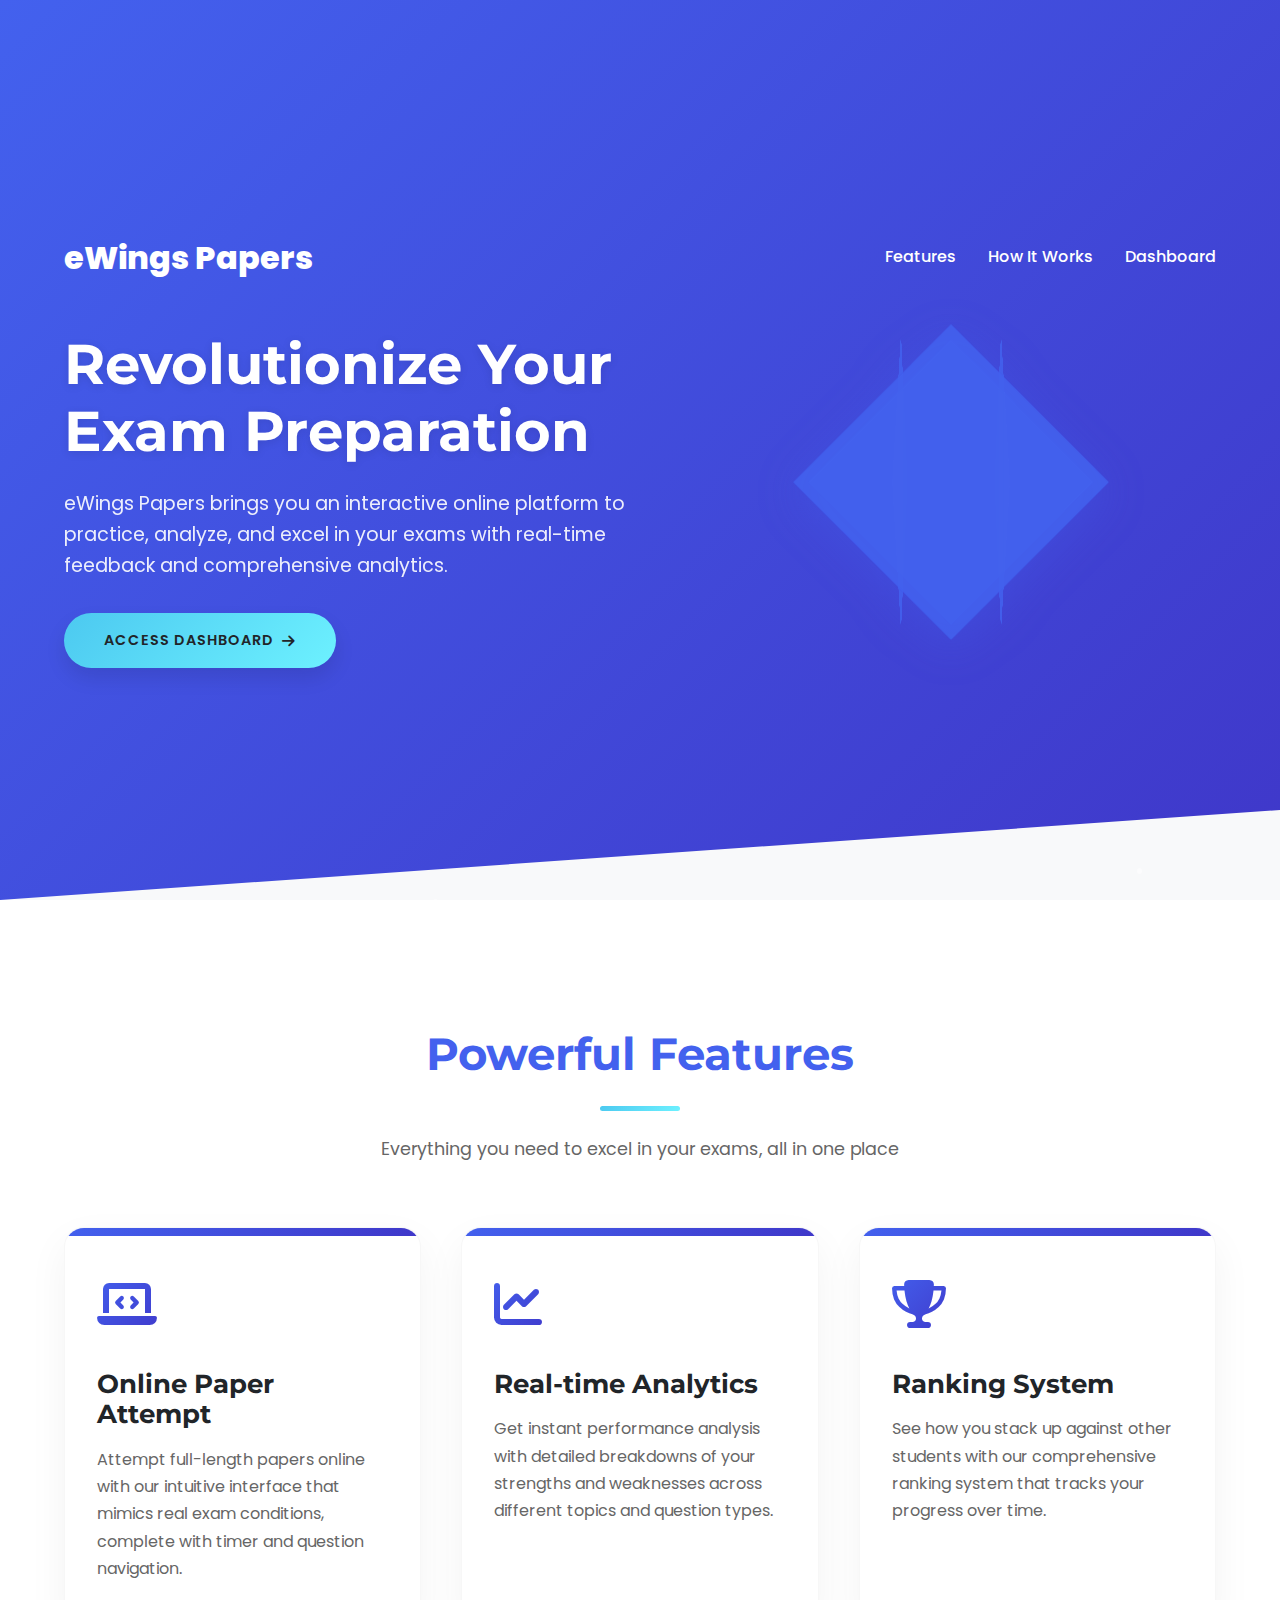
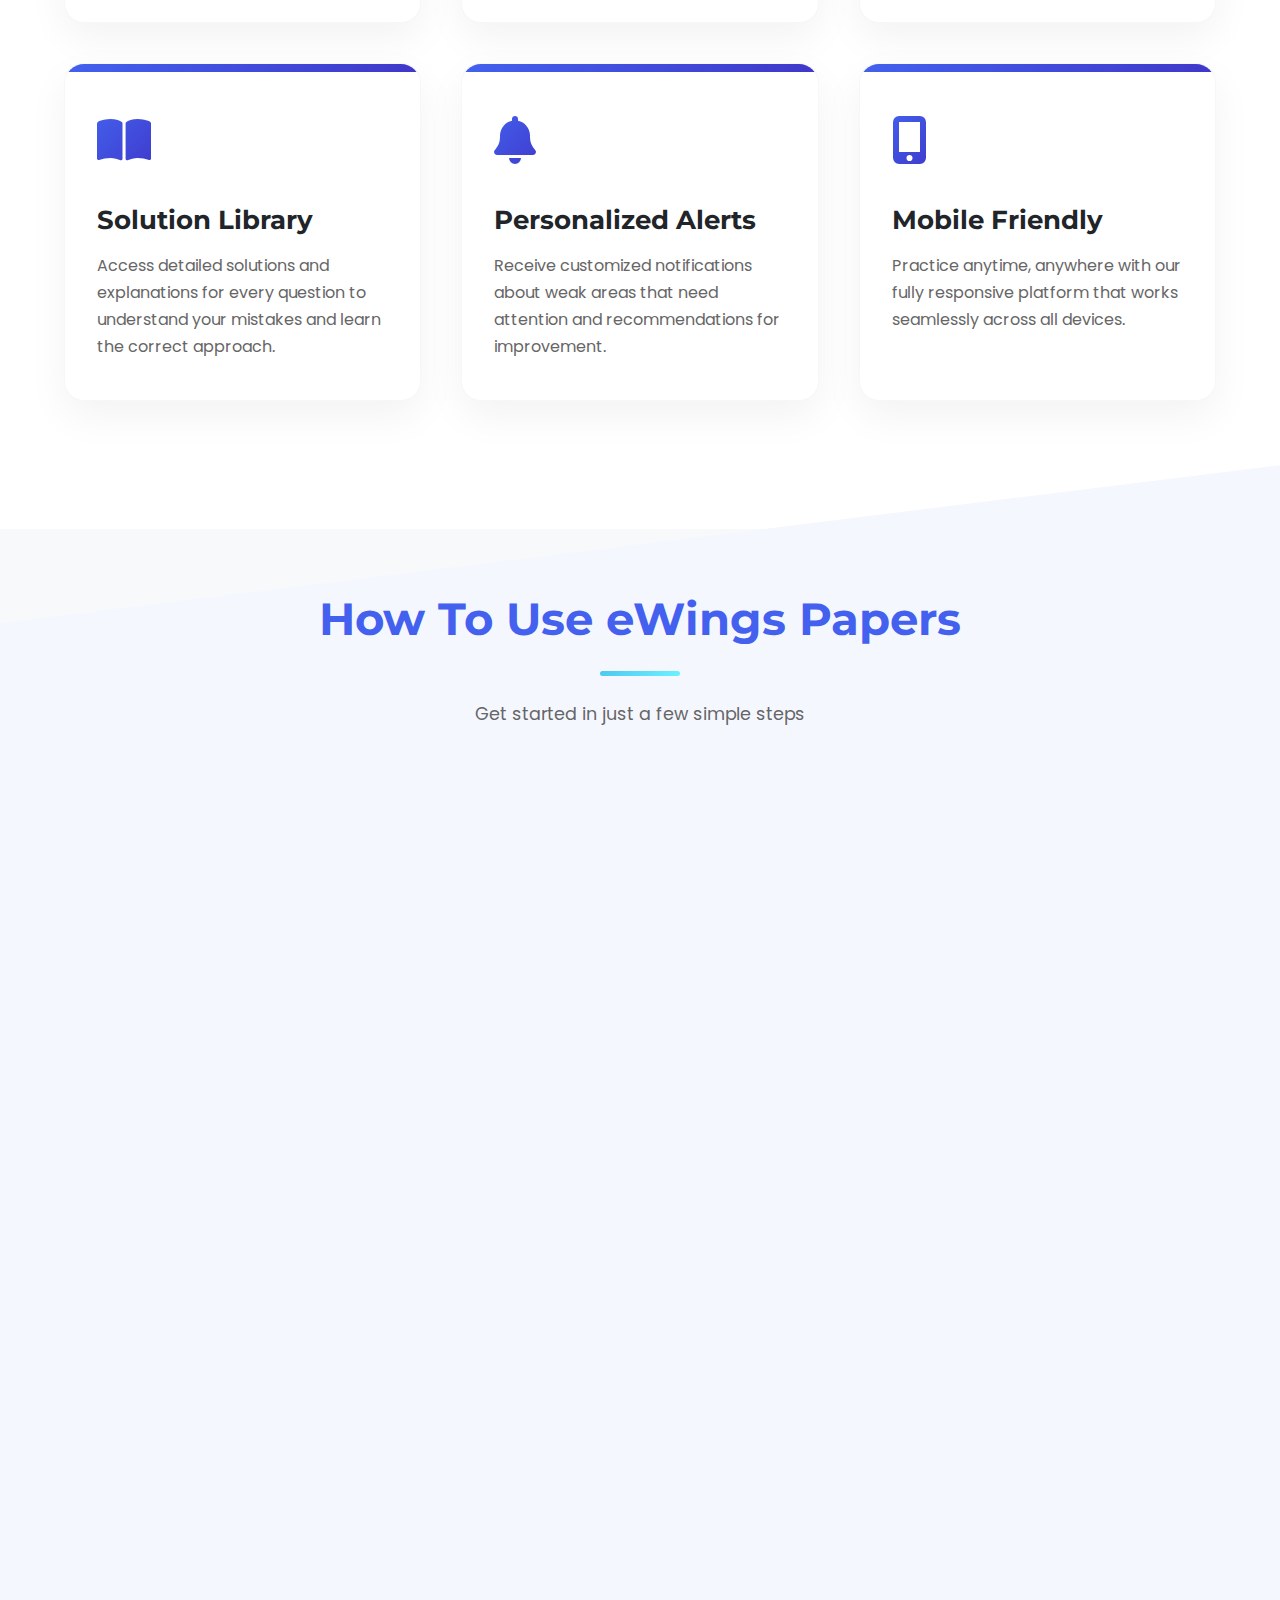
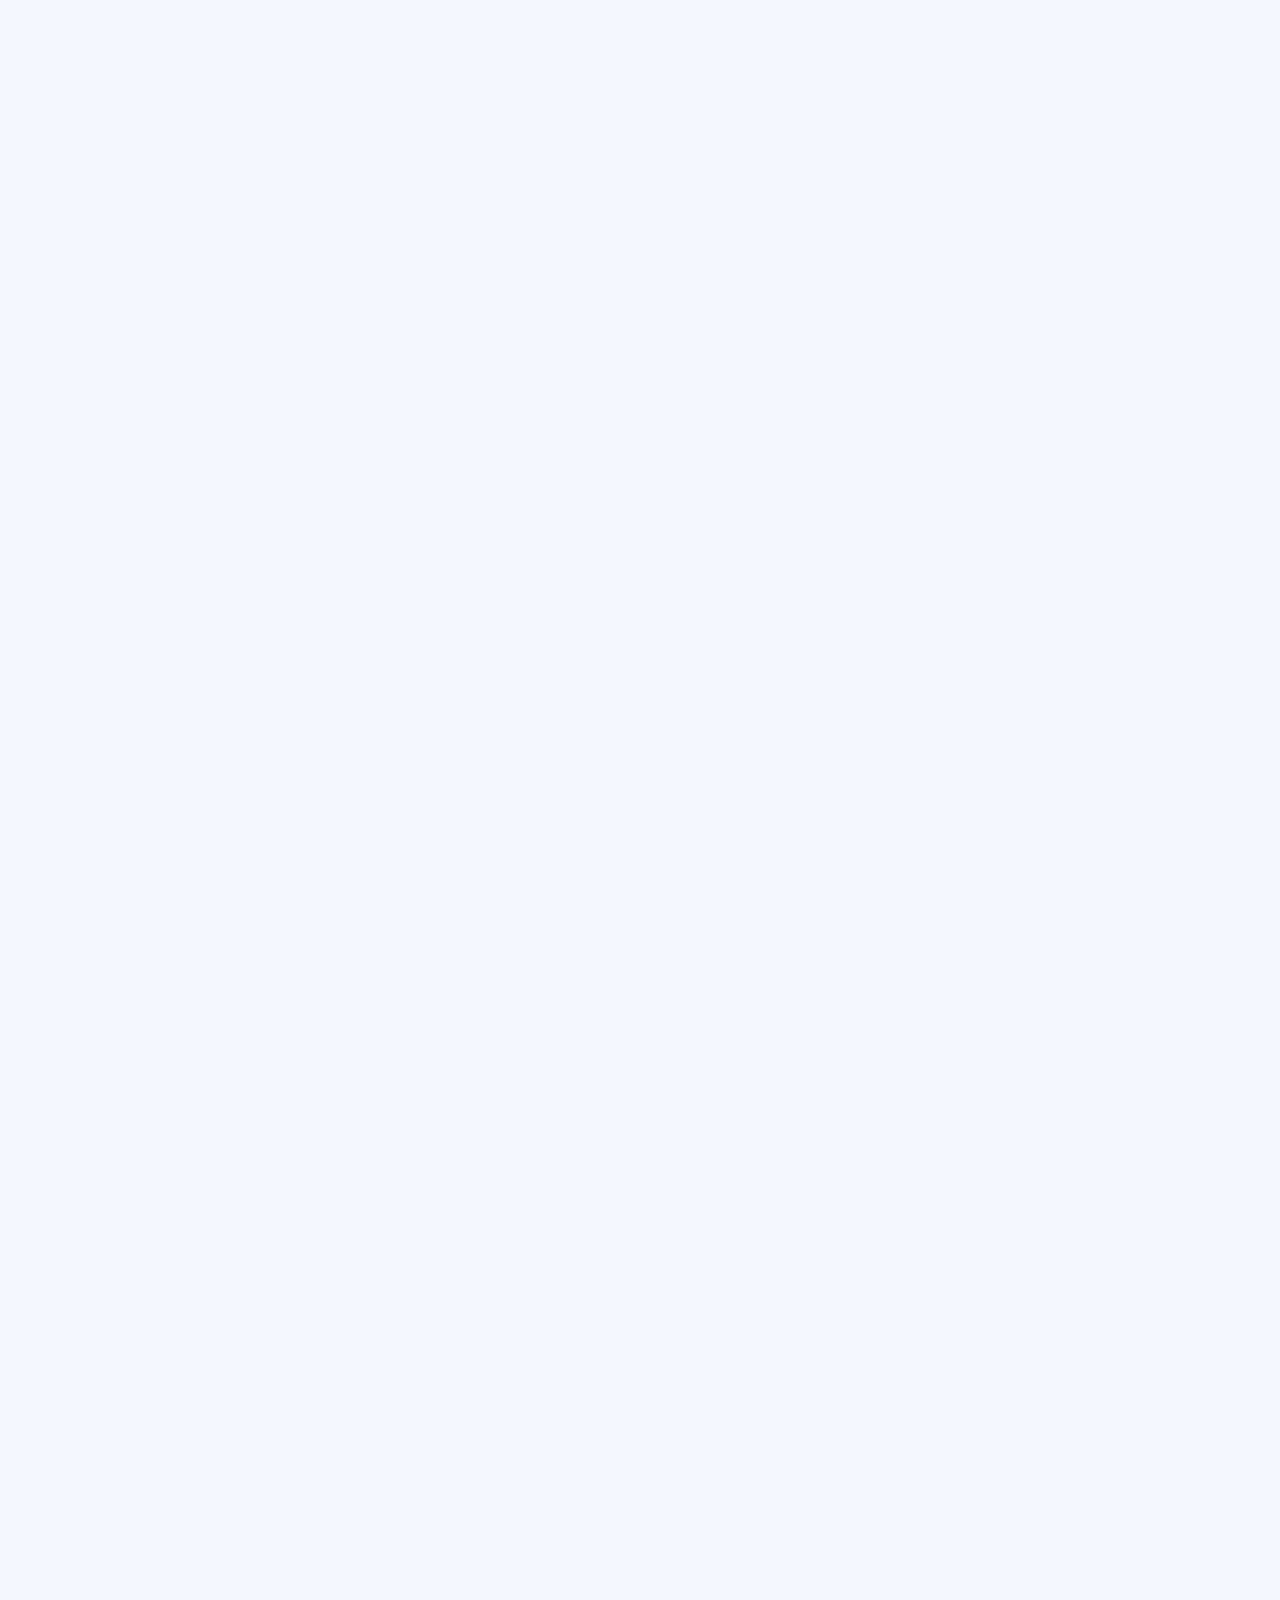
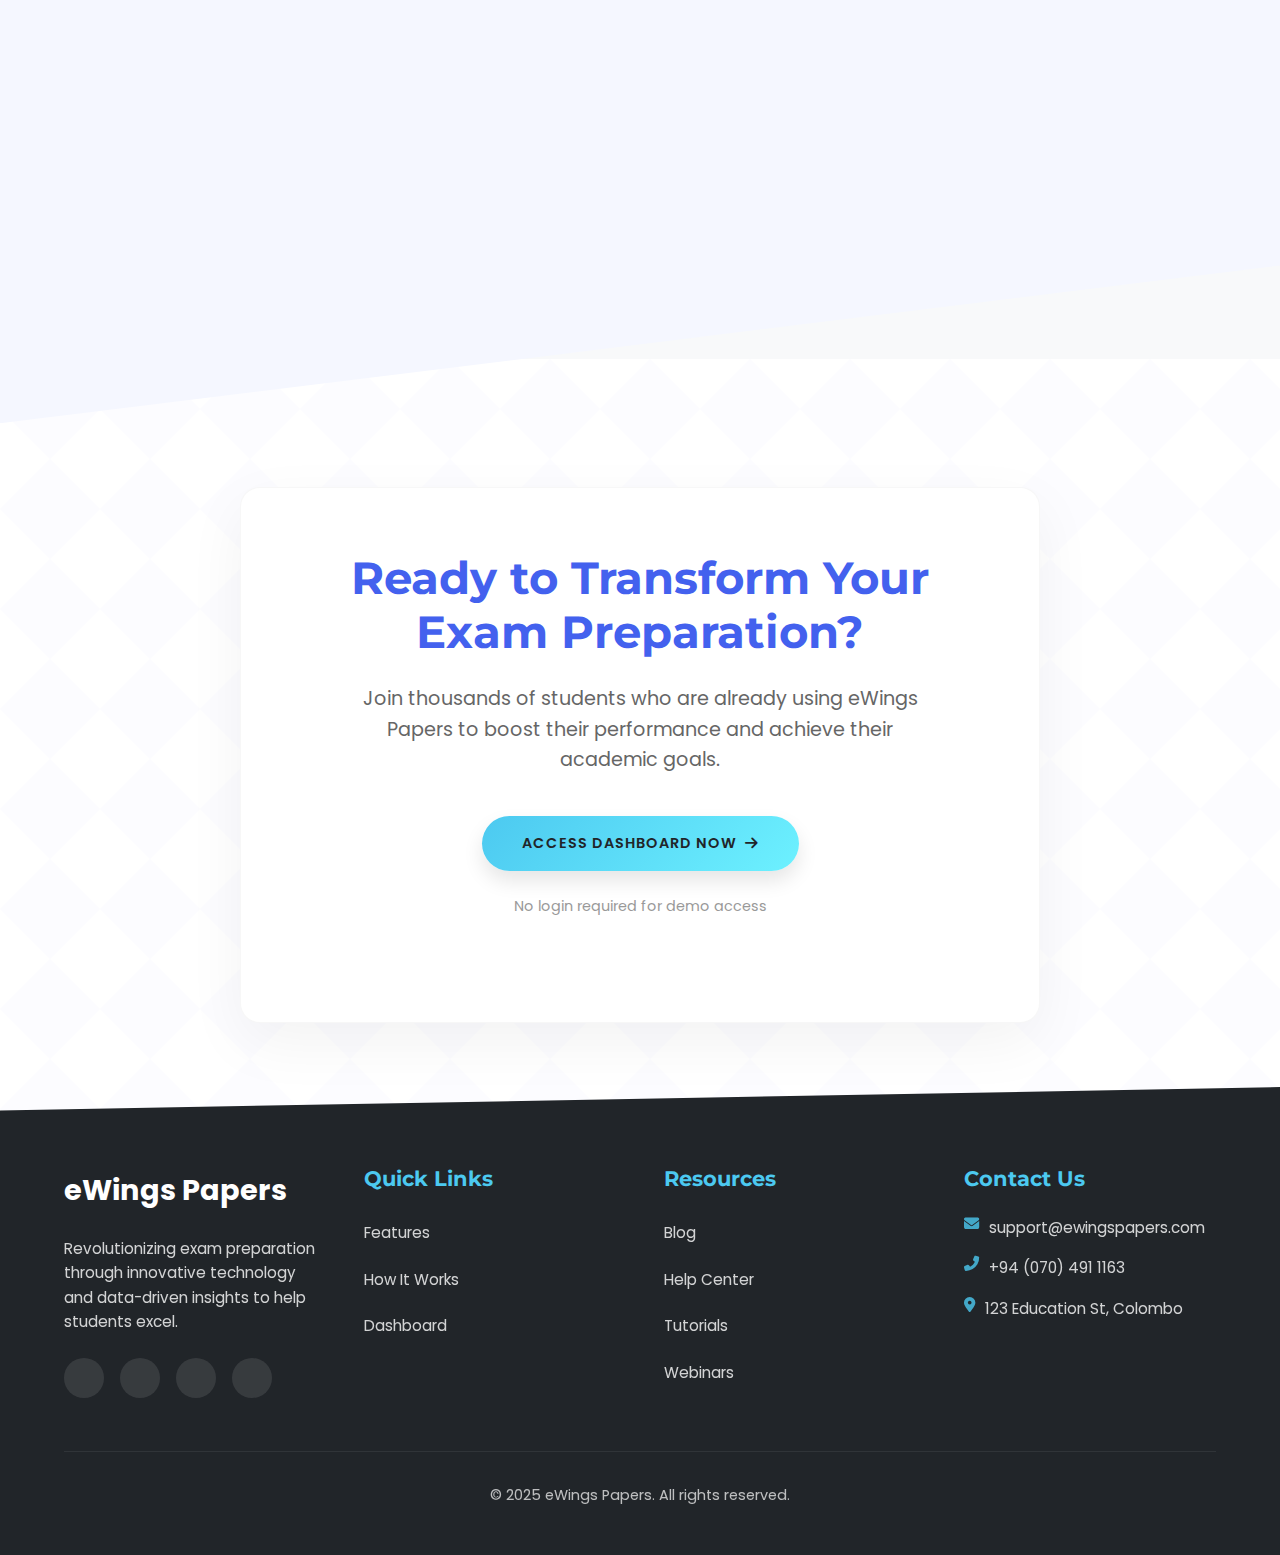
<file: index.html>
<!DOCTYPE html>
<html lang="en">
<head>
    <meta charset="UTF-8">
    <meta name="viewport" content="width=device-width, initial-scale=1.0">
    <title>eWings Papers - Online Exam Platform</title>
    <link rel="stylesheet" href="https://cdnjs.cloudflare.com/ajax/libs/font-awesome/6.4.0/css/all.min.css">
    <link href="https://fonts.googleapis.com/css2?family=Poppins:wght@300;400;500;600;700&family=Montserrat:wght@700;800&display=swap" rel="stylesheet">
    <style>
        :root {
            --primary: #4361ee;
            --primary-light: #4f7bff;
            --secondary: #3f37c9;
            --accent: #4cc9f0;
            --accent-light: #6df1ff;
            --light: #f8f9fa;
            --dark: #212529;
            --success: #4bb543;
            --gradient: linear-gradient(135deg, var(--primary), var(--secondary));
            --gradient-accent: linear-gradient(135deg, var(--accent), var(--accent-light));
        }
        
        * {
            margin: 0;
            padding: 0;
            box-sizing: border-box;
        }
        
        body {
            font-family: 'Poppins', sans-serif;
            background-color: var(--light);
            color: var(--dark);
            overflow-x: hidden;
            line-height: 1.6;
        }
        
        h1, h2, h3 {
            font-family: 'Montserrat', sans-serif;
            line-height: 1.2;
        }
        
        /* 3D Paper Plane Animation - Enhanced */
        .paper-plane-container {
            position: absolute;
            top: 100px;
            right: 10%;
            width: 300px;
            height: 300px;
            perspective: 1000px;
            z-index: 10;
            filter: drop-shadow(0 10px 20px rgba(67, 97, 238, 0.3));
        }
        
        .paper-plane {
            width: 100%;
            height: 100%;
            position: relative;
            transform-style: preserve-3d;
            animation: float 6s ease-in-out infinite, rotate 20s linear infinite;
        }
        
        .paper-plane .wing {
            position: absolute;
            width: 100%;
            height: 100%;
            background: url('data:image/svg+xml;utf8,<svg xmlns="http://www.w3.org/2000/svg" viewBox="0 0 100 100"><path fill="%234361ee" d="M50 0 L100 50 L50 100 L0 50 Z"/></svg>') center/contain no-repeat;
            transform: rotateY(0deg) translateZ(50px);
            opacity: 0.9;
        }
        
        .paper-plane .wing:nth-child(2) {
            transform: rotateY(90deg) translateZ(50px);
        }
        
        .paper-plane .wing:nth-child(3) {
            transform: rotateY(180deg) translateZ(50px);
        }
        
        .paper-plane .wing:nth-child(4) {
            transform: rotateY(270deg) translateZ(50px);
        }
        
        @keyframes float {
            0%, 100% {
                transform: translateY(0) rotateX(0) rotateY(0);
            }
            50% {
                transform: translateY(-20px) rotateX(5deg) rotateY(5deg);
            }
        }
        
        @keyframes rotate {
            0% {
                transform: rotateZ(0deg);
            }
            100% {
                transform: rotateZ(360deg);
            }
        }
        
        /* Floating Particles Background */
        .particles {
            position: absolute;
            top: 0;
            left: 0;
            width: 100%;
            height: 100%;
            overflow: hidden;
            z-index: 0;
        }
        
        .particle {
            position: absolute;
            background: rgba(255, 255, 255, 0.5);
            border-radius: 50%;
            animation: float-particle linear infinite;
        }
        
        @keyframes float-particle {
            0% {
                transform: translateY(0) translateX(0);
                opacity: 0;
            }
            10% {
                opacity: 1;
            }
            90% {
                opacity: 1;
            }
            100% {
                transform: translateY(-100vh) translateX(100px);
                opacity: 0;
            }
        }
        
        /* Header - Enhanced */
        header {
            background: var(--gradient);
            color: white;
            padding: 2rem 5%;
            position: relative;
            overflow: hidden;
            min-height: 100vh;
            display: flex;
            flex-direction: column;
            justify-content: center;
            clip-path: polygon(0 0, 100% 0, 100% 90%, 0 100%);
        }
        
        .header-content {
            position: relative;
            z-index: 10;
        }
        
        /* Mobile Menu */
        .mobile-menu-btn {
            display: none;
            background: none;
            border: none;
            color: white;
            font-size: 1.5rem;
            cursor: pointer;
            z-index: 1000;
        }
        
        .mobile-menu {
            position: fixed;
            top: 0;
            right: -100%;
            width: 80%;
            max-width: 300px;
            height: 100vh;
            background: white;
            box-shadow: -5px 0 15px rgba(0, 0, 0, 0.1);
            z-index: 999;
            transition: right 0.3s ease;
            padding: 2rem;
            display: flex;
            flex-direction: column;
        }
        
        .mobile-menu.active {
            right: 0;
        }
        
        .mobile-menu .close-btn {
            align-self: flex-end;
            background: none;
            border: none;
            font-size: 1.5rem;
            color: var(--dark);
            margin-bottom: 2rem;
            cursor: pointer;
        }
        
        .mobile-menu .nav-links {
            flex-direction: column;
            align-items: flex-start;
        }
        
        .mobile-menu .nav-links li {
            margin: 1rem 0;
        }
        
        .mobile-menu .nav-links a {
            color: var(--dark);
            font-size: 1.2rem;
        }
        
        .mobile-menu-overlay {
            position: fixed;
            top: 0;
            left: 0;
            width: 100%;
            height: 100%;
            background: rgba(0, 0, 0, 0.5);
            z-index: 998;
            opacity: 0;
            pointer-events: none;
            transition: opacity 0.3s ease;
        }
        
        .mobile-menu-overlay.active {
            opacity: 1;
            pointer-events: all;
        }
        
        /* Logo - Enhanced */
        .logo {
            font-size: 2rem;
            font-weight: 800;
            display: flex;
            align-items: center;
            position: relative;
            z-index: 2;
            color: white;
            text-decoration: none;
        }
        
        .logo i {
            margin-right: 10px;
            color: var(--accent);
            font-size: 1.8rem;
            transition: transform 0.3s ease;
        }
        
        .logo:hover i {
            transform: rotate(45deg);
        }
        
        /* Navigation - Enhanced */
        nav {
            display: flex;
            justify-content: space-between;
            align-items: center;
            position: relative;
            z-index: 2;
            margin-bottom: 3rem;
        }
        
        .nav-links {
            display: flex;
            list-style: none;
        }
        
        .nav-links li {
            margin-left: 2rem;
            position: relative;
        }
        
        .nav-links a {
            color: white;
            text-decoration: none;
            font-weight: 500;
            transition: all 0.3s ease;
            position: relative;
            display: inline-block;
            padding: 0.5rem 0;
        }
        
        .nav-links a::after {
            content: '';
            position: absolute;
            bottom: 0;
            left: 0;
            width: 0;
            height: 3px;
            background-color: var(--accent);
            transition: width 0.3s ease;
            border-radius: 3px;
        }
        
        .nav-links a:hover::after {
            width: 100%;
        }
        
        /* Hero Section - Enhanced */
        .hero {
            position: relative;
            z-index: 2;
            max-width: 600px;
            margin-top: 2rem;
        }
        
        .hero h1 {
            font-size: 3.5rem;
            margin-bottom: 1.5rem;
            line-height: 1.2;
            text-shadow: 0 2px 10px rgba(0, 0, 0, 0.1);
        }
        
        .hero p {
            font-size: 1.2rem;
            margin-bottom: 2rem;
            opacity: 0.9;
        }
        
        /* Buttons - Enhanced */
        .cta-button {
            display: inline-flex;
            align-items: center;
            justify-content: center;
            background: var(--gradient-accent);
            color: var(--dark);
            padding: 1rem 2.5rem;
            border-radius: 50px;
            text-decoration: none;
            font-weight: 600;
            transition: all 0.3s ease;
            box-shadow: 0 10px 20px rgba(0, 0, 0, 0.1);
            position: relative;
            overflow: hidden;
            border: none;
            cursor: pointer;
            text-transform: uppercase;
            letter-spacing: 1px;
            font-size: 0.9rem;
        }
        
        .cta-button:hover {
            transform: translateY(-3px);
            box-shadow: 0 15px 30px rgba(0, 0, 0, 0.2);
            background: linear-gradient(135deg, var(--accent-light), var(--accent));
        }
        
        .cta-button i {
            margin-left: 8px;
            transition: transform 0.3s ease;
        }
        
        .cta-button:hover i {
            transform: translateX(5px);
        }
        
        .dashboard-button {
            display: inline-flex;
            align-items: center;
            justify-content: center;
            background-color: transparent;
            color: white;
            padding: 1rem 2.5rem;
            border-radius: 50px;
            text-decoration: none;
            font-weight: 600;
            transition: all 0.3s ease;
            box-shadow: 0 0 0 2px white;
            margin-left: 1rem;
            text-transform: uppercase;
            letter-spacing: 1px;
            font-size: 0.9rem;
        }
        
        .dashboard-button:hover {
            background-color: rgba(255, 255, 255, 0.1);
            box-shadow: 0 0 0 3px white;
        }
        
        /* Features Section - Enhanced */
        .features {
            padding: 8rem 5%;
            position: relative;
            background-color: white;
        }
        
        .section-title {
            text-align: center;
            margin-bottom: 4rem;
            position: relative;
        }
        
        .section-title h2 {
            font-size: 2.8rem;
            color: var(--primary);
            display: inline-block;
            position: relative;
        }
        
        .section-title h2::after {
            content: '';
            display: block;
            width: 80px;
            height: 5px;
            background: var(--gradient-accent);
            margin: 1.5rem auto;
            border-radius: 5px;
        }
        
        .section-title p {
            max-width: 700px;
            margin: 0 auto;
            color: #666;
            font-size: 1.1rem;
        }
        
        .features-grid {
            display: grid;
            grid-template-columns: repeat(auto-fit, minmax(300px, 1fr));
            gap: 2.5rem;
        }
        
        .feature-card {
            background-color: white;
            border-radius: 20px;
            padding: 2.5rem 2rem;
            box-shadow: 0 15px 40px rgba(0, 0, 0, 0.05);
            transition: all 0.4s cubic-bezier(0.175, 0.885, 0.32, 1.275);
            position: relative;
            overflow: hidden;
            z-index: 1;
            border: 1px solid rgba(0, 0, 0, 0.03);
        }
        
        .feature-card:hover {
            transform: translateY(-15px) scale(1.02);
            box-shadow: 0 20px 50px rgba(0, 0, 0, 0.1);
        }
        
        .feature-card::before {
            content: '';
            position: absolute;
            top: 0;
            left: 0;
            width: 100%;
            height: 8px;
            background: var(--gradient);
            transition: height 0.3s ease;
        }
        
        .feature-card:hover::before {
            height: 10px;
        }
        
        .feature-icon {
            font-size: 3rem;
            margin-bottom: 1.5rem;
            background: var(--gradient);
            -webkit-background-clip: text;
            background-clip: text;
            color: transparent;
            display: inline-block;
        }
        
        .feature-card h3 {
            font-size: 1.6rem;
            margin-bottom: 1rem;
            color: var(--dark);
        }
        
        .feature-card p {
            color: #666;
            line-height: 1.7;
            font-size: 1rem;
        }
        
        /* How It Works Section - Enhanced */
        .how-it-works {
            padding: 8rem 5%;
            background-color: #f5f7ff;
            position: relative;
            clip-path: polygon(0 5%, 100% 0, 100% 95%, 0 100%);
            margin-top: -5%;
            margin-bottom: -5%;
            z-index: 2;
        }
        
        .steps {
            display: flex;
            flex-direction: column;
            max-width: 900px;
            margin: 0 auto;
            position: relative;
        }
        
        .step {
            display: flex;
            margin-bottom: 4rem;
            position: relative;
            opacity: 0;
            transform: translateY(50px);
            transition: all 0.6s ease;
            background: white;
            border-radius: 20px;
            overflow: hidden;
            box-shadow: 0 10px 30px rgba(0, 0, 0, 0.05);
        }
        
        .step.visible {
            opacity: 1;
            transform: translateY(0);
        }
        
        .step-number {
            width: 80px;
            height: 80px;
            background: var(--gradient);
            color: white;
            border-radius: 50%;
            display: flex;
            align-items: center;
            justify-content: center;
            font-size: 2rem;
            font-weight: 700;
            margin-right: 2rem;
            flex-shrink: 0;
            position: relative;
            z-index: 1;
            box-shadow: 0 10px 20px rgba(67, 97, 238, 0.3);
            align-self: center;
            margin-left: 2rem;
        }
        
        .step-content {
            padding: 2.5rem 2rem 2.5rem 0;
            flex-grow: 1;
        }
        
        .step-content h3 {
            font-size: 1.5rem;
            margin-bottom: 1rem;
            color: var(--primary);
        }
        
        .step-content p {
            color: #666;
            margin-bottom: 1.5rem;
            font-size: 1.05rem;
        }
        
        .video-container {
            position: relative;
            padding-bottom: 56.25%; /* 16:9 */
            height: 0;
            margin-top: 1.5rem;
            border-radius: 15px;
            overflow: hidden;
            box-shadow: 0 15px 40px rgba(0, 0, 0, 0.1);
            border: 1px solid rgba(0, 0, 0, 0.05);
        }
        
        .video-container iframe {
            position: absolute;
            top: 0;
            left: 0;
            width: 100%;
            height: 100%;
            border: none;
        }
        
        /* Stats Section - Enhanced */
        .stats {
            padding: 8rem 5%;
            background: var(--gradient);
            color: white;
            text-align: center;
            position: relative;
            overflow: hidden;
            clip-path: polygon(0 5%, 100% 0, 100% 100%, 0 100%);
            margin-top: -5%;
        }
        
        .stats::before {
            content: '';
            position: absolute;
            top: 0;
            left: 0;
            width: 100%;
            height: 100%;
            background: url('data:image/svg+xml;utf8,<svg xmlns="http://www.w3.org/2000/svg" viewBox="0 0 100 100" opacity="0.05"><circle cx="50" cy="50" r="40" fill="white"/></svg>');
            background-size: 100px;
            animation: bgMove 50s linear infinite;
        }
        
        .stats-grid {
            display: grid;
            grid-template-columns: repeat(auto-fit, minmax(200px, 1fr));
            gap: 3rem;
            margin-top: 4rem;
            position: relative;
        }
        
        .stat-item {
            padding: 2.5rem 2rem;
            position: relative;
            opacity: 0;
            transform: translateY(50px);
            transition: all 0.6s ease;
            background: rgba(255, 255, 255, 0.1);
            border-radius: 15px;
            backdrop-filter: blur(5px);
            border: 1px solid rgba(255, 255, 255, 0.1);
        }
        
        .stat-item.visible {
            opacity: 1;
            transform: translateY(0);
        }
        
        .stat-item h3 {
            font-size: 3.5rem;
            font-weight: 800;
            margin-bottom: 0.5rem;
            background: linear-gradient(to right, white, var(--accent-light));
            -webkit-background-clip: text;
            background-clip: text;
            color: transparent;
        }
        
        .stat-item p {
            font-size: 1.2rem;
            opacity: 0.9;
        }
        
        /* CTA Section - Enhanced */
        .cta-section {
            padding: 8rem 5%;
            text-align: center;
            background-color: white;
            position: relative;
        }
        
        .cta-section::before {
            content: '';
            position: absolute;
            top: 0;
            left: 0;
            width: 100%;
            height: 100%;
            background: url('data:image/svg+xml;utf8,<svg xmlns="http://www.w3.org/2000/svg" viewBox="0 0 100 100" opacity="0.02"><path fill="%234361ee" d="M50 0 L100 50 L50 100 L0 50 Z"/></svg>');
            background-size: 100px;
            animation: bgMove 50s linear infinite;
        }
        
        .cta-content {
            position: relative;
            z-index: 2;
            max-width: 800px;
            margin: 0 auto;
            background: white;
            padding: 4rem;
            border-radius: 20px;
            box-shadow: 0 20px 60px rgba(0, 0, 0, 0.05);
            border: 1px solid rgba(0, 0, 0, 0.03);
        }
        
        .cta-section h2 {
            font-size: 2.8rem;
            margin-bottom: 1.5rem;
            color: var(--primary);
        }
        
        .cta-section p {
            max-width: 600px;
            margin: 0 auto 2.5rem;
            font-size: 1.2rem;
            color: #666;
        }
        
        /* Footer - Enhanced */
        footer {
            background-color: var(--dark);
            color: white;
            padding: 5rem 5% 3rem;
            text-align: center;
            position: relative;
            clip-path: polygon(0 5%, 100% 0, 100% 100%, 0 100%);
            margin-top: -5%;
        }
        
        .footer-content {
            position: relative;
            z-index: 2;
            max-width: 1200px;
            margin: 0 auto;
            display: grid;
            grid-template-columns: repeat(auto-fit, minmax(250px, 1fr));
            gap: 3rem;
            text-align: left;
        }
        
        .footer-column h3 {
            font-size: 1.3rem;
            margin-bottom: 1.5rem;
            color: var(--accent);
        }
        
        .footer-logo {
            font-size: 1.8rem;
            font-weight: 700;
            margin-bottom: 1.5rem;
            display: inline-block;
            color: white;
            text-decoration: none;
        }
        
        .footer-logo i {
            color: var(--accent);
            margin-right: 10px;
        }
        
        .footer-about p {
            opacity: 0.8;
            margin-bottom: 1.5rem;
            font-size: 0.95rem;
        }
        
        .footer-links {
            display: flex;
            flex-direction: column;
            list-style: none;
        }
        
        .footer-links li {
            margin-bottom: 0.8rem;
        }
        
        .footer-links a {
            color: white;
            text-decoration: none;
            transition: all 0.3s ease;
            opacity: 0.8;
            font-size: 0.95rem;
            display: inline-block;
            padding: 0.3rem 0;
        }
        
        .footer-links a:hover {
            color: var(--accent);
            opacity: 1;
            transform: translateX(5px);
        }
        
        .contact-info {
            list-style: none;
        }
        
        .contact-info li {
            margin-bottom: 1rem;
            display: flex;
            align-items: flex-start;
            opacity: 0.8;
            font-size: 0.95rem;
        }
        
        .contact-info i {
            margin-right: 10px;
            color: var(--accent);
        }
        
        .social-links {
            display: flex;
            margin-top: 1.5rem;
        }
        
        .social-links a {
            display: flex;
            align-items: center;
            justify-content: center;
            width: 40px;
            height: 40px;
            border-radius: 50%;
            background-color: rgba(255, 255, 255, 0.1);
            color: white;
            margin-right: 1rem;
            transition: all 0.3s ease;
            font-size: 1.1rem;
        }
        
        .social-links a:hover {
            background: var(--gradient-accent);
            transform: translateY(-3px);
            box-shadow: 0 5px 15px rgba(0, 0, 0, 0.1);
        }
        
        .copyright {
            margin-top: 3rem;
            padding-top: 2rem;
            border-top: 1px solid rgba(255, 255, 255, 0.1);
            opacity: 0.7;
            font-size: 0.9rem;
        }
        
        /* Floating Action Button for Mobile */
        .fab {
            position: fixed;
            bottom: 2rem;
            right: 2rem;
            width: 60px;
            height: 60px;
            background: var(--gradient-accent);
            color: var(--dark);
            border-radius: 50%;
            display: flex;
            align-items: center;
            justify-content: center;
            font-size: 1.5rem;
            box-shadow: 0 5px 20px rgba(0, 0, 0, 0.2);
            z-index: 100;
            cursor: pointer;
            transition: all 0.3s ease;
            transform: scale(0);
            opacity: 0;
        }
        
        .fab.visible {
            transform: scale(1);
            opacity: 1;
        }
        
        .fab:hover {
            transform: scale(1.1) translateY(-5px);
            box-shadow: 0 10px 30px rgba(0, 0, 0, 0.3);
        }
        
        /* Animations */
        @keyframes fadeIn {
            from {
                opacity: 0;
                transform: translateY(30px);
            }
            to {
                opacity: 1;
                transform: translateY(0);
            }
        }
        
        .fade-in {
            animation: fadeIn 1s ease forwards;
        }
        
        /* Responsive - Enhanced Mobile UI */
        @media (max-width: 1024px) {
            .paper-plane-container {
                width: 250px;
                height: 250px;
                right: 5%;
            }
            
            .hero h1 {
                font-size: 3rem;
            }
        }
        
        @media (max-width: 768px) {
            .paper-plane-container {
                display: none;
            }
            
            header {
                clip-path: polygon(0 0, 100% 0, 100% 95%, 0 100%);
                padding: 1.5rem 5%;
            }
            
            .mobile-menu-btn {
                display: block;
            }
            
            .nav-links {
                display: none;
            }
            
            .hero {
                text-align: center;
                margin: 0 auto;
                padding-top: 2rem;
            }
            
            .hero h1 {
                font-size: 2.5rem;
            }
            
            .hero p {
                font-size: 1.1rem;
            }
            
            .button-group {
                display: flex;
                flex-direction: column;
                gap: 1rem;
            }
            
            .cta-button, .dashboard-button {
                margin: 0;
                width: 100%;
                max-width: 300px;
                margin: 0 auto;
            }
            
            .dashboard-button {
                margin-top: 1rem;
            }
            
            .section-title h2 {
                font-size: 2.2rem;
            }
            
            .features, .how-it-works, .stats, .cta-section {
                padding: 5rem 5%;
            }
            
            .how-it-works {
                clip-path: polygon(0 2%, 100% 0, 100% 98%, 0 100%);
            }
            
            .step {
                flex-direction: column;
            }
            
            .step-number {
                margin: -40px auto 1.5rem;
            }
            
            .step-content {
                padding: 2rem;
                text-align: center;
            }
            
            .stats {
                clip-path: polygon(0 2%, 100% 0, 100% 100%, 0 100%);
            }
            
            .stat-item {
                padding: 2rem;
            }
            
            .stat-item h3 {
                font-size: 2.8rem;
            }
            
            .cta-content {
                padding: 2.5rem 1.5rem;
            }
            
            .cta-section h2 {
                font-size: 2.2rem;
            }
            
            footer {
                clip-path: polygon(0 2%, 100% 0, 100% 100%, 0 100%);
                text-align: center;
            }
            
            .footer-content {
                grid-template-columns: 1fr;
                text-align: center;
            }
            
            .footer-links {
                align-items: center;
            }
            
            .contact-info {
                align-items: center;
                justify-content: center;
            }
            
            .social-links {
                justify-content: center;
            }
        }
        
        @media (max-width: 480px) {
            .hero h1 {
                font-size: 2rem;
            }
            
            .section-title h2 {
                font-size: 1.8rem;
            }
            
            .features-grid {
                grid-template-columns: 1fr;
            }
            
            .feature-card {
                padding: 2rem 1.5rem;
            }
            
            .cta-section h2 {
                font-size: 1.8rem;
            }
        }
    </style>
</head>
<body>
    <!-- Floating Particles Background -->
    <div class="particles" id="particles"></div>
    
    <!-- Header with 3D Paper Plane -->
    <header>
        <div class="header-content">
            <nav>
                <a href="#" class="logo">
                   
                    <span>eWings Papers</span>
                </a>
                
                <button class="mobile-menu-btn" id="mobileMenuBtn">
                    <i class="fas fa-bars"></i>
                </button>
                
                <ul class="nav-links">
                    <li><a href="#features">Features</a></li>
                    <li><a href="#how-it-works">How It Works</a></li>
                    <li><a href="#dashboard">Dashboard</a></li>
                </ul>
            </nav>
            
            <div class="paper-plane-container">
                <div class="paper-plane">
                    <div class="wing"></div>
                    <div class="wing"></div>
                    <div class="wing"></div>
                    <div class="wing"></div>
                </div>
            </div>
            
            <div class="hero">
                <h1 class="fade-in">Revolutionize Your Exam Preparation</h1>
                <p class="fade-in">eWings Papers brings you an interactive online platform to practice, analyze, and excel in your exams with real-time feedback and comprehensive analytics.</p>
                <div class="fade-in button-group">
                    <a href="student-dashboard.html" class="cta-button">Access Dashboard <i class="fas fa-arrow-right"></i></a>
                </div>
            </div>
        </div>
    </header>
    
    <!-- Mobile Menu -->
    <div class="mobile-menu-overlay" id="mobileMenuOverlay"></div>
    <div class="mobile-menu" id="mobileMenu">
        <button class="close-btn" id="closeMenuBtn">
            <i class="fas fa-times"></i>
        </button>
        <ul class="nav-links">
            <li><a href="#features">Features</a></li>
            <li><a href="#how-it-works">How It Works</a></li>
            <li><a href="#dashboard">Dashboard</a></li>
            <li><a href="#" class="cta-button" style="margin-top: 1rem;">Try Demo</a></li>
        </ul>
    </div>
    
    <!-- Features Section -->
    <section id="features" class="features">
        <div class="section-title">
            <h2>Powerful Features</h2>
            <p>Everything you need to excel in your exams, all in one place</p>
        </div>
        
        <div class="features-grid">
            <div class="feature-card">
                <div class="feature-icon">
                    <i class="fas fa-laptop-code"></i>
                </div>
                <h3>Online Paper Attempt</h3>
                <p>Attempt full-length papers online with our intuitive interface that mimics real exam conditions, complete with timer and question navigation.</p>
            </div>
            
            <div class="feature-card">
                <div class="feature-icon">
                    <i class="fas fa-chart-line"></i>
                </div>
                <h3>Real-time Analytics</h3>
                <p>Get instant performance analysis with detailed breakdowns of your strengths and weaknesses across different topics and question types.</p>
            </div>
            
            <div class="feature-card">
                <div class="feature-icon">
                    <i class="fas fa-trophy"></i>
                </div>
                <h3>Ranking System</h3>
                <p>See how you stack up against other students with our comprehensive ranking system that tracks your progress over time.</p>
            </div>
            
            <div class="feature-card">
                <div class="feature-icon">
                    <i class="fas fa-book-open"></i>
                </div>
                <h3>Solution Library</h3>
                <p>Access detailed solutions and explanations for every question to understand your mistakes and learn the correct approach.</p>
            </div>
            
            <div class="feature-card">
                <div class="feature-icon">
                    <i class="fas fa-bell"></i>
                </div>
                <h3>Personalized Alerts</h3>
                <p>Receive customized notifications about weak areas that need attention and recommendations for improvement.</p>
            </div>
            
            <div class="feature-card">
                <div class="feature-icon">
                    <i class="fas fa-mobile-alt"></i>
                </div>
                <h3>Mobile Friendly</h3>
                <p>Practice anytime, anywhere with our fully responsive platform that works seamlessly across all devices.</p>
            </div>
        </div>
    </section>
    
    <!-- How It Works Section -->
    <section id="how-it-works" class="how-it-works">
        <div class="section-title">
            <h2>How To Use eWings Papers</h2>
            <p>Get started in just a few simple steps</p>
        </div>
        
        <div class="steps">
            <div class="step">
                <div class="step-number">1</div>
                <div class="step-content">
                    <h3>Select Your Paper</h3>
                    <p>Choose from our extensive library of past papers and mock exams categorized by subject, year, and difficulty level.</p>
                    <div class="video-container">
                        <iframe src="https://www.youtube.com/embed/example1" allowfullscreen></iframe>
                    </div>
                </div>
            </div>
            
            <div class="step">
                <div class="step-number">2</div>
                <div class="step-content">
                    <h3>Attempt Questions</h3>
                    <p>Answer questions in our exam-like interface with features like flagging, skipping, and reviewing marked questions.</p>
                    <div class="video-container">
                        <iframe src="https://www.youtube.com/embed/example2" allowfullscreen></iframe>
                    </div>
                </div>
            </div>
            
            <div class="step">
                <div class="step-number">3</div>
                <div class="step-content">
                    <h3>Submit & Analyze</h3>
                    <p>Submit your paper to receive instant results with detailed analytics on your performance across different metrics.</p>
                    <div class="video-container">
                        <iframe src="https://www.youtube.com/embed/example3" allowfullscreen></iframe>
                    </div>
                </div>
            </div>
            
            <div class="step">
                <div class="step-number">4</div>
                <div class="step-content">
                    <h3>Track Progress</h3>
                    <p>Monitor your improvement over time with our progress tracking system and compare your rankings with peers.</p>
                    <div class="video-container">
                        <iframe src="https://www.youtube.com/embed/example4" allowfullscreen></iframe>
                    </div>
                </div>
            </div>
        </div>
    </section>
    
    
    <!-- CTA Section -->
    <section id="dashboard" class="cta-section">
        <div class="cta-content">
            <h2>Ready to Transform Your Exam Preparation?</h2>
            <p>Join thousands of students who are already using eWings Papers to boost their performance and achieve their academic goals.</p>
            <a href="student-dashboard.html" class="cta-button">Access Dashboard Now <i class="fas fa-arrow-right"></i></a>
            <p style="margin-top: 1.5rem; font-size: 0.9rem; color: #999;">No login required for demo access</p>
        </div>
    </section>
    
    <!-- Footer -->
    <footer>
        <div class="footer-content">
            <div class="footer-column">
                <a href="#" class="footer-logo">
                    eWings Papers
                </a>
                <div class="footer-about">
                    <p>Revolutionizing exam preparation through innovative technology and data-driven insights to help students excel.</p>
                </div>
                <div class="social-links">
                    <a href="#"><i class="fab fa-facebook-f"></i></a>
                    <a href="#"><i class="fab fa-twitter"></i></a>
                    <a href="#"><i class="fab fa-instagram"></i></a>
                    <a href="#"><i class="fab fa-youtube"></i></a>
                </div>
            </div>
            
            <div class="footer-column">
                <h3>Quick Links</h3>
                <ul class="footer-links">
                    <li><a href="#features">Features</a></li>
                    <li><a href="#how-it-works">How It Works</a></li>
                    <li><a href="#dashboard">Dashboard</a></li>
                </ul>
            </div>
            
            <div class="footer-column">
                <h3>Resources</h3>
                <ul class="footer-links">
                    <li><a href="#">Blog</a></li>
                    <li><a href="#">Help Center</a></li>
                    <li><a href="#">Tutorials</a></li>
                    <li><a href="#">Webinars</a></li>
                </ul>
            </div>
            
            <div class="footer-column">
                <h3>Contact Us</h3>
                <ul class="contact-info">
                    <li>
                        <i class="fas fa-envelope"></i>
                        <span>support@ewingspapers.com</span>
                    </li>
                    <li>
                        <i class="fas fa-phone-alt"></i>
                        <span>+94 (070) 491 1163</span>
                    </li>
                    <li>
                        <i class="fas fa-map-marker-alt"></i>
                        <span>123 Education St, Colombo</span>
                    </li>
                </ul>
            </div>
        </div>
        
        <div class="copyright">
            &copy; 2025 eWings Papers. All rights reserved.
        </div>
    </footer>
    
    <!-- Floating Action Button -->
    <a href="#dashboard" class="fab" id="floatingActionBtn">
        <i class="fas fa-rocket"></i>
    </a>
    
    <script>
        // Enhanced JavaScript for better interactivity
        document.addEventListener('DOMContentLoaded', function() {
            // Create floating particles
            const particlesContainer = document.getElementById('particles');
            const particleCount = window.innerWidth < 768 ? 20 : 50;
            
            for (let i = 0; i < particleCount; i++) {
                const particle = document.createElement('div');
                particle.classList.add('particle');
                
                // Random size between 2px and 6px
                const size = Math.random() * 4 + 2;
                particle.style.width = `${size}px`;
                particle.style.height = `${size}px`;
                
                // Random position
                particle.style.left = `${Math.random() * 100}%`;
                particle.style.top = `${Math.random() * 100}%`;
                
                // Random animation duration between 10s and 20s
                const duration = Math.random() * 10 + 10;
                particle.style.animationDuration = `${duration}s`;
                
                // Random delay
                particle.style.animationDelay = `${Math.random() * 5}s`;
                
                particlesContainer.appendChild(particle);
            }
            
            // Mobile menu toggle
            const mobileMenuBtn = document.getElementById('mobileMenuBtn');
            const closeMenuBtn = document.getElementById('closeMenuBtn');
            const mobileMenu = document.getElementById('mobileMenu');
            const mobileMenuOverlay = document.getElementById('mobileMenuOverlay');
            
            mobileMenuBtn.addEventListener('click', function() {
                mobileMenu.classList.add('active');
                mobileMenuOverlay.classList.add('active');
                document.body.style.overflow = 'hidden';
            });
            
            closeMenuBtn.addEventListener('click', function() {
                mobileMenu.classList.remove('active');
                mobileMenuOverlay.classList.remove('active');
                document.body.style.overflow = '';
            });
            
            mobileMenuOverlay.addEventListener('click', function() {
                mobileMenu.classList.remove('active');
                mobileMenuOverlay.classList.remove('active');
                document.body.style.overflow = '';
            });
            
            // Scroll animations
            const animateOnScroll = (elements, className) => {
                const observer = new IntersectionObserver((entries) => {
                    entries.forEach(entry => {
                        if (entry.isIntersecting) {
                            entry.target.classList.add(className);
                        }
                    });
                }, { threshold: 0.1 });
                
                elements.forEach(element => observer.observe(element));
            };
            
            animateOnScroll(document.querySelectorAll('.step'), 'visible');
            animateOnScroll(document.querySelectorAll('.stat-item'), 'visible');
            
            // Count up animation for stats
            const countElements = document.querySelectorAll('.count');
            const speed = 200;
            
            function animateCount(element) {
                const target = parseInt(element.textContent);
                const count = +element.textContent;
                const increment = target / speed;
                
                if (count < target) {
                    element.textContent = Math.ceil(count + increment);
                    setTimeout(() => animateCount(element), 1);
                } else {
                    element.textContent = target + (element.textContent.includes('%') ? '%' : '+');
                }
            }
            
            const statsObserver = new IntersectionObserver((entries) => {
                entries.forEach(entry => {
                    if (entry.isIntersecting) {
                        countElements.forEach(animateCount);
                        statsObserver.unobserve(entry.target);
                    }
                });
            }, { threshold: 0.5 });
            
            statsObserver.observe(document.querySelector('.stats'));
            
            // Smooth scrolling for navigation
            document.querySelectorAll('a[href^="#"]').forEach(anchor => {
                anchor.addEventListener('click', function(e) {
                    e.preventDefault();
                    
                    const targetId = this.getAttribute('href');
                    if (targetId === '#') return;
                    
                    const targetElement = document.querySelector(targetId);
                    if (targetElement) {
                        // Close mobile menu if open
                        mobileMenu.classList.remove('active');
                        mobileMenuOverlay.classList.remove('active');
                        document.body.style.overflow = '';
                        
                        targetElement.scrollIntoView({
                            behavior: 'smooth'
                        });
                    }
                });
            });
            
            // Show/hide floating action button
            const floatingActionBtn = document.getElementById('floatingActionBtn');
            
            window.addEventListener('scroll', function() {
                if (window.scrollY > 300) {
                    floatingActionBtn.classList.add('visible');
                } else {
                    floatingActionBtn.classList.remove('visible');
                }
            });
            
            // Add ripple effect to buttons
            const buttons = document.querySelectorAll('.cta-button, .dashboard-button');
            
            buttons.forEach(button => {
                button.addEventListener('click', function(e) {
                    const x = e.clientX - e.target.getBoundingClientRect().left;
                    const y = e.clientY - e.target.getBoundingClientRect().top;
                    
                    const ripple = document.createElement('span');
                    ripple.classList.add('ripple');
                    ripple.style.left = `${x}px`;
                    ripple.style.top = `${y}px`;
                    
                    this.appendChild(ripple);
                    
                    setTimeout(() => {
                        ripple.remove();
                    }, 1000);
                });
            });
            
            // Add hover effect to feature cards on mobile
            if (window.innerWidth < 768) {
                const featureCards = document.querySelectorAll('.feature-card');
                
                featureCards.forEach(card => {
                    card.addEventListener('touchstart', function() {
                        this.classList.add('hover-effect');
                    });
                    
                    card.addEventListener('touchend', function() {
                        this.classList.remove('hover-effect');
                    });
                });
            }
        });
    </script>
</body>
</html>
</file>
